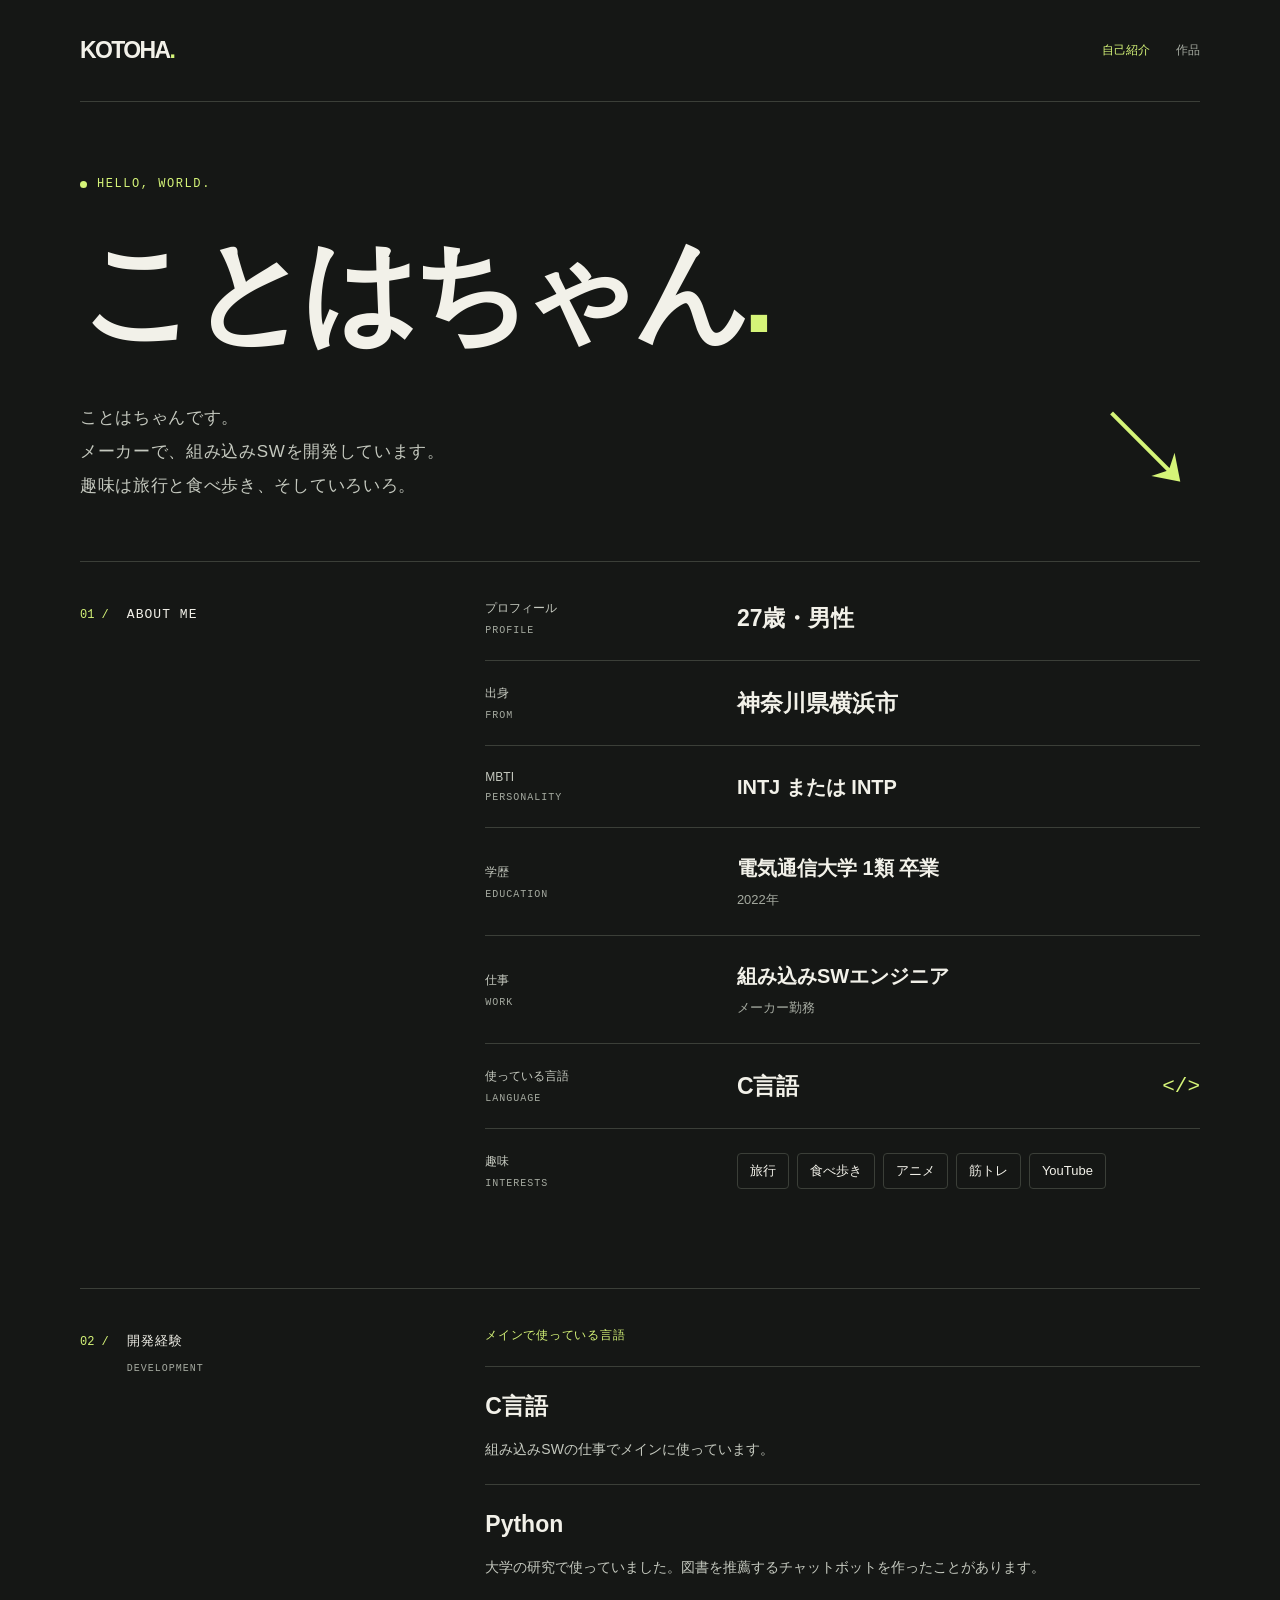
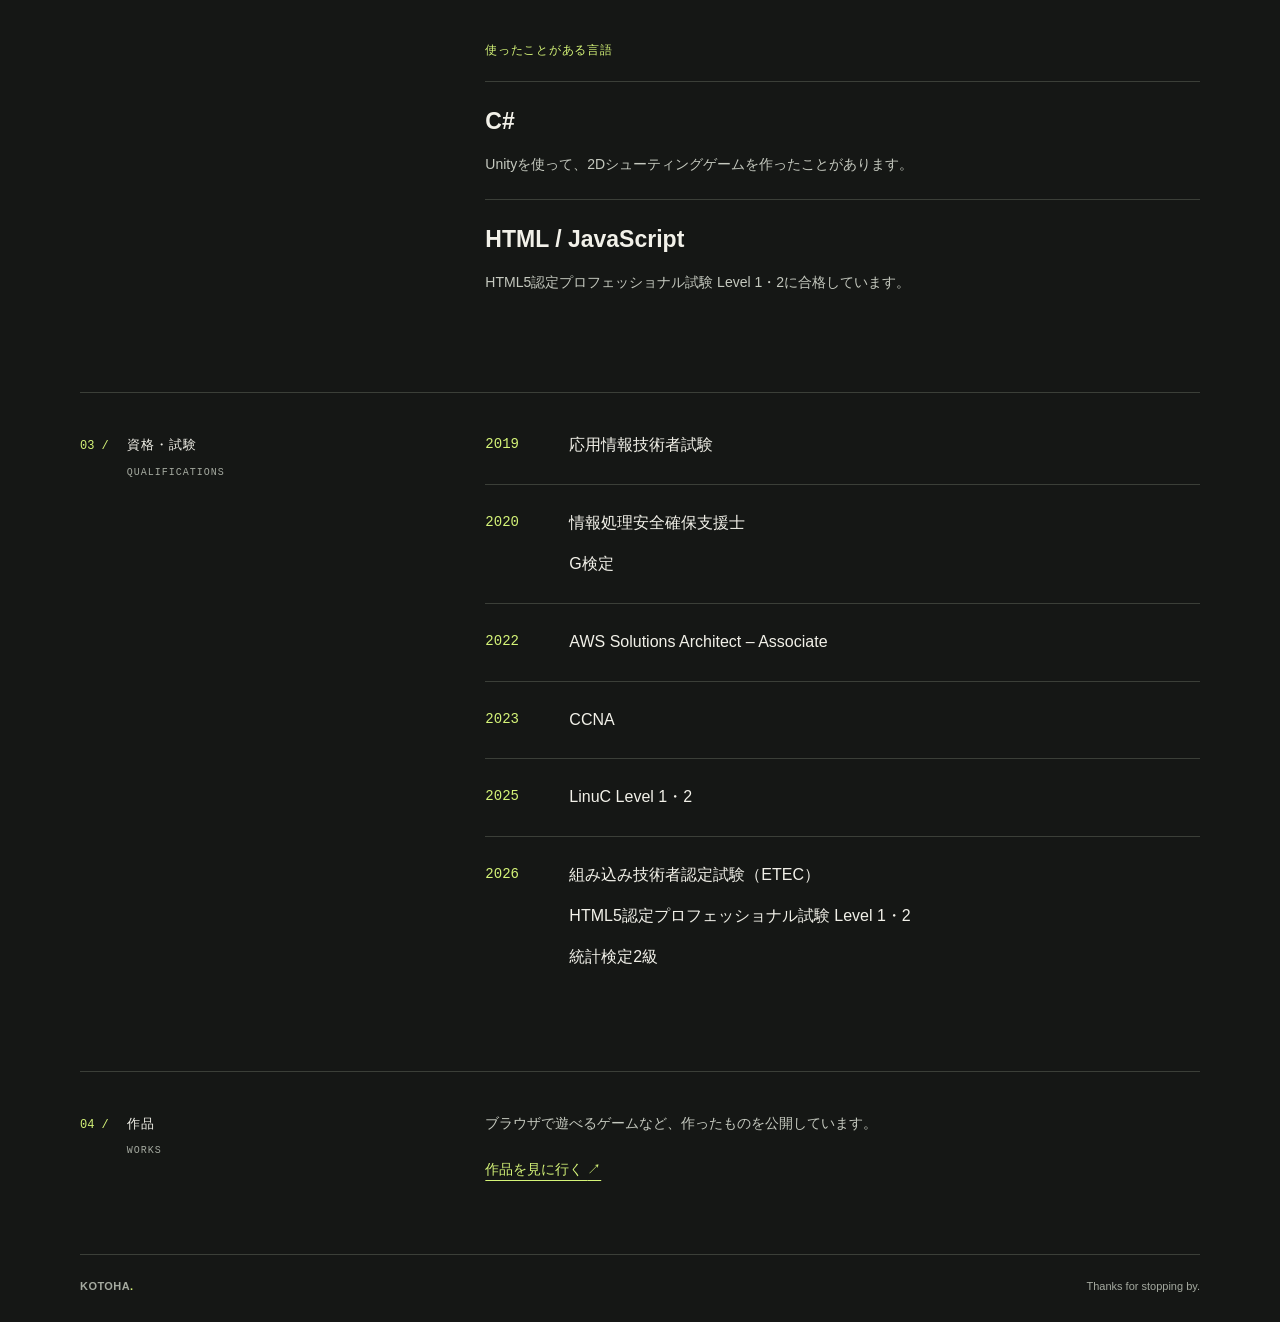
<file: index.html>
<!doctype html>
<html lang="ja">
  <head>
    <meta charset="UTF-8">
    <meta name="viewport" content="width=device-width, initial-scale=1">
    <meta name="description" content="横浜市出身、27歳のことはちゃん。メーカー勤務の組み込みSWエンジニアです。趣味は旅行・食べ歩き・アニメ・筋トレ・YouTube。">
    <meta name="theme-color" content="#151715">
    <title>ことはちゃん | Profile</title>
    <link rel="stylesheet" href="./style.css?v=4">
  </head>
  <body>
    <a class="skip-link" href="#main">本文へ移動</a>
    <div class="page">
      <header class="header">
        <a class="wordmark" href="./" aria-label="ことはちゃん ホーム">KOTOHA<span class="dot" aria-hidden="true">.</span></a>
        <nav class="site-nav" aria-label="メインナビゲーション"><a href="./" aria-current="page">自己紹介</a><a href="./works/">作品</a></nav>
      </header>

      <main id="main">
        <section class="hero" aria-labelledby="name">
          <p class="eyebrow"><span class="status-dot" aria-hidden="true"></span> HELLO, WORLD.</p>
          <h1 id="name">ことは<span class="name-ending">ちゃん<span class="dot">.</span></span></h1>
          <div class="hero-bottom">
            <p class="intro">ことはちゃんです。<br>メーカーで、組み込みSWを開発しています。<br>趣味は旅行と食べ歩き、そしていろいろ。</p>
            <div class="hero-symbol" aria-hidden="true">↘</div>
          </div>
        </section>

        <section class="about" aria-labelledby="about-title">
          <div class="section-heading">
            <span class="section-number" aria-hidden="true">01 /</span>
            <h2 id="about-title">ABOUT ME</h2>
          </div>
          <dl class="details">
            <div class="detail-row">
              <dt>プロフィール<span>PROFILE</span></dt>
              <dd>27歳・男性</dd>
            </div>
            <div class="detail-row">
              <dt>出身<span>FROM</span></dt>
              <dd>神奈川県横浜市</dd>
            </div>
            <div class="detail-row">
              <dt>MBTI<span>PERSONALITY</span></dt>
              <dd class="detail-copy">INTJ または INTP</dd>
            </div>
            <div class="detail-row">
              <dt>学歴<span>EDUCATION</span></dt>
              <dd class="detail-copy">電気通信大学 1類 卒業<span class="detail-note">2022年</span></dd>
            </div>
            <div class="detail-row">
              <dt>仕事<span>WORK</span></dt>
              <dd class="detail-copy">組み込みSWエンジニア<span class="detail-note">メーカー勤務</span></dd>
            </div>
            <div class="detail-row">
              <dt>使っている言語<span>LANGUAGE</span></dt>
              <dd>C言語<span class="detail-mark" aria-hidden="true">&lt;/&gt;</span></dd>
            </div>
            <div class="detail-row">
              <dt>趣味<span>INTERESTS</span></dt>
              <dd><ul class="interests" aria-label="趣味一覧"><li>旅行</li><li>食べ歩き</li><li>アニメ</li><li>筋トレ</li><li>YouTube</li></ul></dd>
            </div>
          </dl>
        </section>

        <section class="about" aria-labelledby="skills-title">
          <div class="section-heading">
            <span class="section-number" aria-hidden="true">02 /</span>
            <h2 id="skills-title">開発経験<span class="section-subtitle">DEVELOPMENT</span></h2>
          </div>
          <div class="experience">
            <h3 class="group-title">メインで使っている言語</h3>
            <dl class="skill-list">
              <div class="skill-item">
                <dt>C言語</dt>
                <dd>組み込みSWの仕事でメインに使っています。</dd>
              </div>
              <div class="skill-item">
                <dt>Python</dt>
                <dd>大学の研究で使っていました。図書を推薦するチャットボットを作ったことがあります。</dd>
              </div>
            </dl>
            <h3 class="group-title">使ったことがある言語</h3>
            <dl class="skill-list">
              <div class="skill-item">
                <dt>C#</dt>
                <dd>Unityを使って、2Dシューティングゲームを作ったことがあります。</dd>
              </div>
              <div class="skill-item">
                <dt>HTML / JavaScript</dt>
                <dd>HTML5認定プロフェッショナル試験 Level 1・2に合格しています。</dd>
              </div>
            </dl>
          </div>
        </section>

        <section class="about" aria-labelledby="qualifications-title">
          <div class="section-heading">
            <span class="section-number" aria-hidden="true">03 /</span>
            <h2 id="qualifications-title">資格・試験<span class="section-subtitle">QUALIFICATIONS</span></h2>
          </div>
          <dl class="qualification-list">
            <div class="qualification-row"><dt>2019</dt><dd>応用情報技術者試験</dd></div>
            <div class="qualification-row"><dt>2020</dt><dd><ul><li>情報処理安全確保支援士</li><li>G検定</li></ul></dd></div>
            <div class="qualification-row"><dt>2022</dt><dd>AWS Solutions Architect – Associate</dd></div>
            <div class="qualification-row"><dt>2023</dt><dd>CCNA</dd></div>
            <div class="qualification-row"><dt>2025</dt><dd>LinuC Level 1・2</dd></div>
            <div class="qualification-row"><dt>2026</dt><dd><ul><li>組み込み技術者認定試験（ETEC）</li><li>HTML5認定プロフェッショナル試験 Level 1・2</li><li>統計検定2級</li></ul></dd></div>
          </dl>
        </section>
        <section class="about" aria-labelledby="works-title">
          <div class="section-heading"><span class="section-number" aria-hidden="true">04 /</span><h2 id="works-title">作品<span class="section-subtitle">WORKS</span></h2></div>
          <div class="works-intro"><p>ブラウザで遊べるゲームなど、作ったものを公開しています。</p><a class="text-link" href="./works/">作品を見に行く <span aria-hidden="true">↗</span></a></div>
        </section>
      </main>

      <footer class="footer">
        <span>KOTOHA<span class="dot" aria-hidden="true">.</span></span>
        <span>Thanks for stopping by.</span>
      </footer>
    </div>
  </body>
</html>
</file>
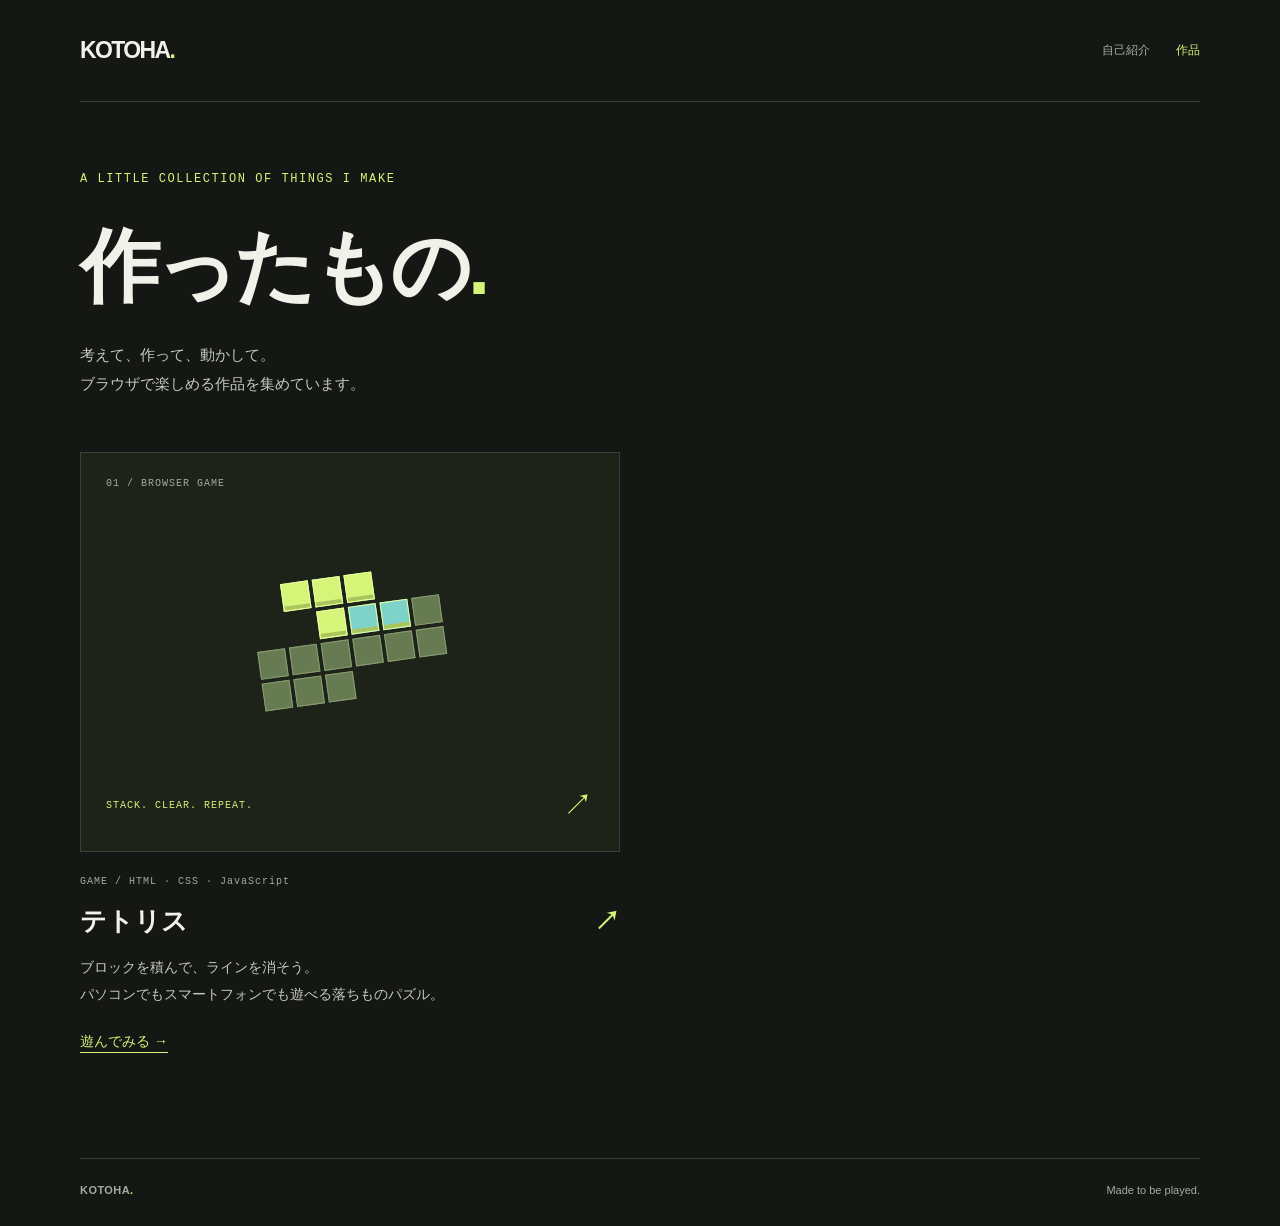
<file: works/index.html>
<!doctype html>
<html lang="ja">
<head>
  <meta charset="UTF-8">
  <meta name="viewport" content="width=device-width, initial-scale=1">
  <meta name="description" content="ことはちゃんの作品一覧。ブラウザで遊べるテトリスなど、作ったものを紹介します。">
  <meta name="theme-color" content="#151715">
  <title>作品 | ことはちゃん</title>
  <link rel="stylesheet" href="../style.css?v=4">
  <link rel="stylesheet" href="./works.css">
</head>
<body>
  <a class="skip-link" href="#main">本文へ移動</a>
  <div class="page">
    <header class="header"><a class="wordmark" href="../" aria-label="ことはちゃん ホーム">KOTOHA<span class="dot" aria-hidden="true">.</span></a><nav class="site-nav" aria-label="メインナビゲーション"><a href="../">自己紹介</a><a href="./" aria-current="page">作品</a></nav></header>
    <main id="main">
      <section class="works-heading" aria-labelledby="title">
        <p class="eyebrow">A LITTLE COLLECTION OF THINGS I MAKE</p>
        <h1 id="title">作ったもの<span class="dot">.</span></h1>
        <p class="page-description">考えて、作って、動かして。<br>ブラウザで楽しめる作品を集めています。</p>
      </section>
      <section class="work-grid" aria-label="作品一覧">
        <article class="work-card">
          <a class="work-cover" href="./tetris/" aria-label="テトリスで遊ぶ">
            <span class="cover-label">01 / BROWSER GAME</span>
            <div class="block-art" aria-hidden="true"><i></i><i></i><i></i><i></i><i></i><i></i><i></i><i></i><i></i><i></i><i></i><i></i><i></i><i></i><i></i><i></i></div>
            <span class="cover-bottom">STACK. CLEAR. REPEAT.<span class="cover-arrow" aria-hidden="true">↗</span></span>
          </a>
          <div class="work-info"><p class="work-category">GAME / HTML · CSS · JavaScript</p><h2><a href="./tetris/">テトリス <span aria-hidden="true">↗</span></a></h2><p>ブロックを積んで、ラインを消そう。<br>パソコンでもスマートフォンでも遊べる落ちものパズル。</p><a class="text-link" href="./tetris/">遊んでみる <span aria-hidden="true">→</span></a></div>
        </article>
      </section>
    </main>
    <footer class="footer"><span>KOTOHA<span class="dot" aria-hidden="true">.</span></span><span>Made to be played.</span></footer>
  </div>
</body>
</html>
</file>
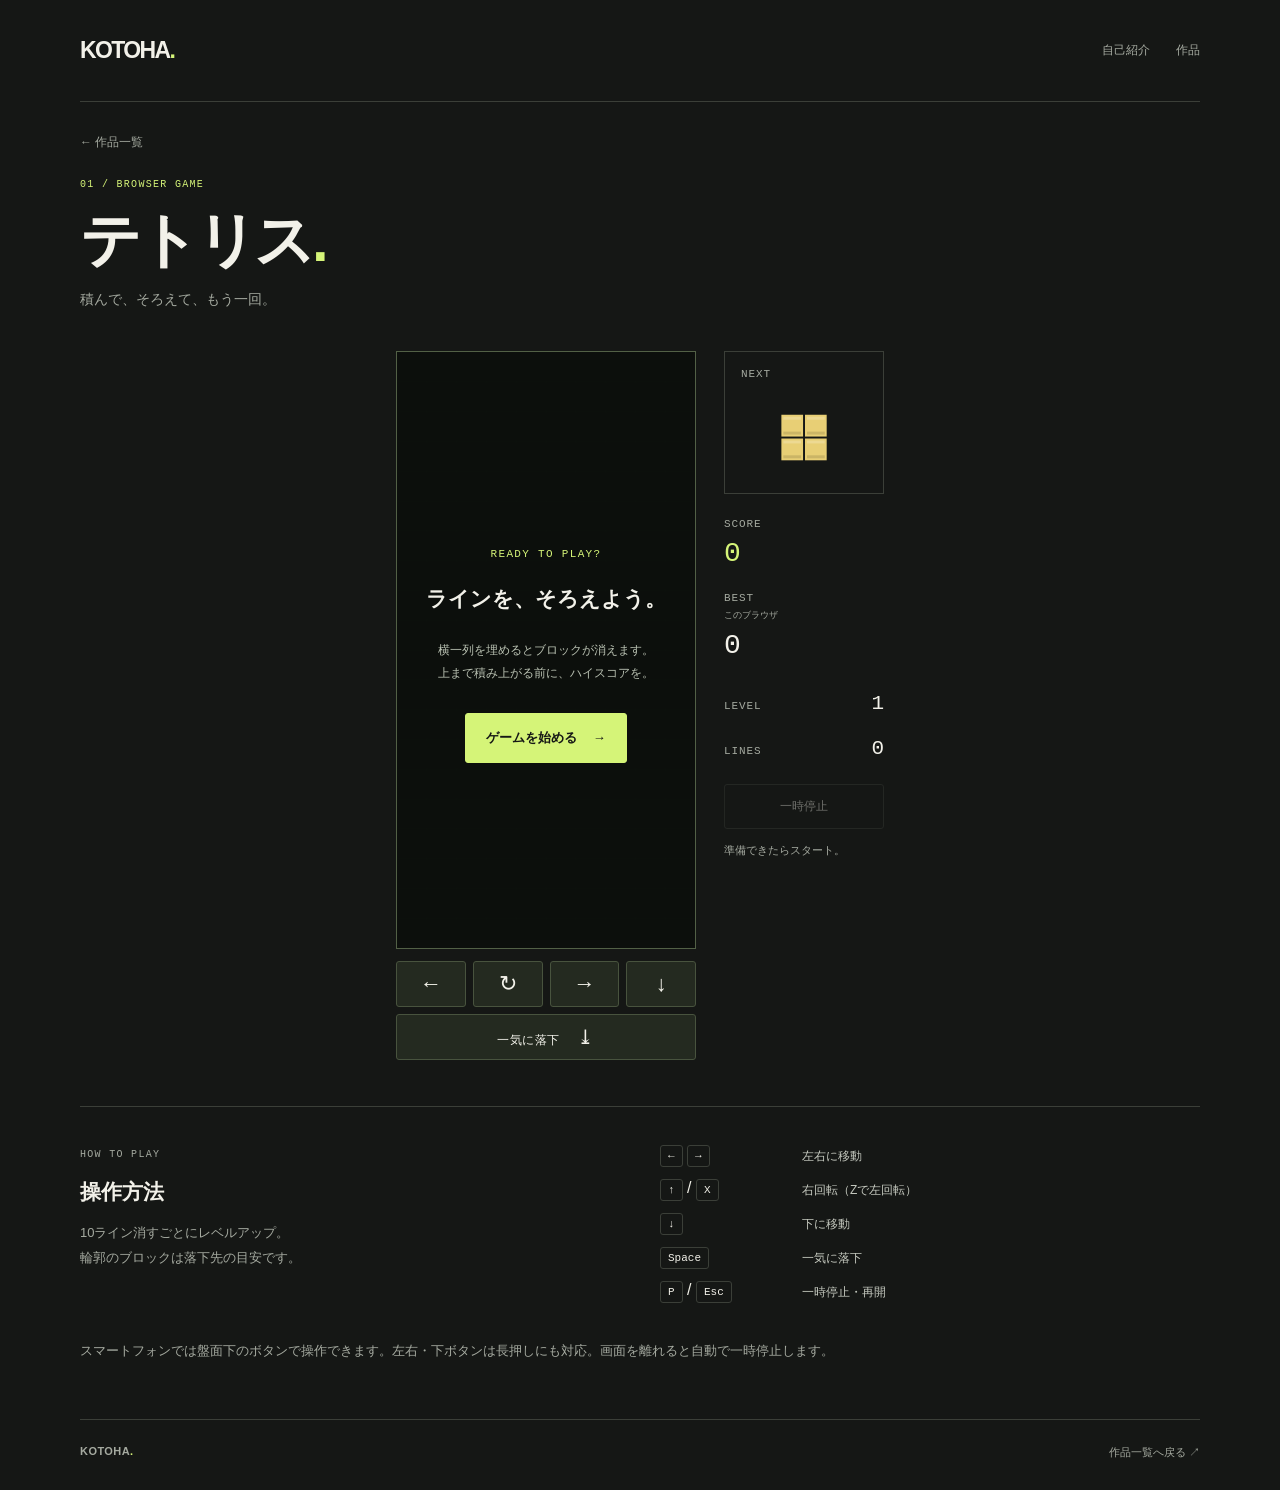
<file: works/tetris/index.html>
<!doctype html>
<html lang="ja">
<head>
  <meta charset="UTF-8">
  <meta name="viewport" content="width=device-width, initial-scale=1">
  <meta name="description" content="ブラウザで遊べるテトリス。ブロックを回して積み、横一列をそろえよう。キーボード・タッチ操作に対応。">
  <meta name="theme-color" content="#151715">
  <title>テトリス | ことはちゃんの作品</title>
  <link rel="stylesheet" href="../../style.css?v=4">
  <link rel="stylesheet" href="./game.css">
  <script type="module" src="./game.js"></script>
</head>
<body>
  <a class="skip-link" href="#main">本文へ移動</a>
  <div class="page game-page">
    <header class="header"><a class="wordmark" href="../../" aria-label="ことはちゃん ホーム">KOTOHA<span class="dot" aria-hidden="true">.</span></a><nav class="site-nav" aria-label="メインナビゲーション"><a href="../../">自己紹介</a><a href="../">作品</a></nav></header>
    <main id="main">
      <div class="game-heading"><a class="back-link" href="../">← 作品一覧</a><p class="eyebrow">01 / BROWSER GAME</p><h1>テトリス<span class="dot">.</span></h1><p>積んで、そろえて、もう一回。</p></div>
      <section class="game-layout" aria-label="テトリスゲーム">
        <div class="play-column">
          <div class="board-shell">
            <canvas id="board" width="300" height="600" tabindex="0" aria-label="テトリスの盤面。矢印キーで移動、上矢印で回転、スペースで一気に落下。">このゲームにはCanvasに対応したブラウザが必要です。</canvas>
            <div class="game-overlay" id="overlay">
              <p class="overlay-kicker" id="overlay-kicker">READY TO PLAY?</p><h2 id="overlay-title">ラインを、そろえよう。</h2><p id="overlay-description">横一列を埋めるとブロックが消えます。<br>上まで積み上がる前に、ハイスコアを。</p><button type="button" class="primary-button" id="start">ゲームを始める <span aria-hidden="true">→</span></button>
            </div>
          </div>
          <div class="touch-controls" aria-label="ゲーム操作">
            <button type="button" data-action="left" aria-label="左に移動">←</button><button type="button" data-action="rotate" aria-label="右回転">↻</button><button type="button" data-action="right" aria-label="右に移動">→</button><button type="button" data-action="down" aria-label="下に移動">↓</button><button type="button" data-action="drop" class="drop-button">一気に落下 <span aria-hidden="true">⤓</span></button>
          </div>
        </div>
        <aside class="game-sidebar" aria-label="ゲーム情報">
          <div class="next-panel"><h2>NEXT</h2><canvas id="next" width="144" height="96" aria-label="次のブロック"></canvas></div>
          <dl class="stats"><div><dt>SCORE</dt><dd id="score">0</dd></div><div><dt>BEST <span>このブラウザ</span></dt><dd id="best">0</dd></div><div class="small-stat"><dt>LEVEL</dt><dd id="level">1</dd></div><div class="small-stat"><dt>LINES</dt><dd id="lines">0</dd></div></dl>
          <button type="button" class="secondary-button" id="pause" disabled>一時停止</button>
          <p class="game-message" id="message" role="status" aria-live="polite">準備できたらスタート。</p>
        </aside>
      </section>
      <section class="instructions" aria-labelledby="controls-title"><div><p class="eyebrow">HOW TO PLAY</p><h2 id="controls-title">操作方法</h2><p>10ライン消すごとにレベルアップ。<br>輪郭のブロックは落下先の目安です。</p></div><dl><div><dt><kbd>←</kbd> <kbd>→</kbd></dt><dd>左右に移動</dd></div><div><dt><kbd>↑</kbd> / <kbd>X</kbd></dt><dd>右回転（Zで左回転）</dd></div><div><dt><kbd>↓</kbd></dt><dd>下に移動</dd></div><div><dt><kbd>Space</kbd></dt><dd>一気に落下</dd></div><div><dt><kbd>P</kbd> / <kbd>Esc</kbd></dt><dd>一時停止・再開</dd></div></dl><p class="touch-note">スマートフォンでは盤面下のボタンで操作できます。左右・下ボタンは長押しにも対応。画面を離れると自動で一時停止します。</p></section>
      <noscript><p class="noscript">ゲームを遊ぶには、ブラウザのJavaScriptを有効にしてください。</p></noscript>
    </main>
    <footer class="footer"><span>KOTOHA<span class="dot" aria-hidden="true">.</span></span><a href="../">作品一覧へ戻る ↗</a></footer>
  </div>
</body>
</html>
</file>
<file: style.css>
:root {
  color-scheme: dark;
  --background: #151715;
  --text: #f2f1e9;
  --muted: #a5aaa0;
  --accent: #d5f478;
  --line: #3b3f38;
}

* { box-sizing: border-box; }
html { -webkit-text-size-adjust: 100%; }
body {
  margin: 0;
  background: var(--background);
  color: var(--text);
  font-family: "Helvetica Neue", Arial, "Hiragino Kaku Gothic ProN", "Yu Gothic", Meiryo, sans-serif;
  -webkit-font-smoothing: antialiased;
}
::selection { background: var(--accent); color: var(--background); }
a { color: inherit; }
a:focus-visible { outline: 2px solid var(--accent); outline-offset: 6px; }
.site-nav { display: flex; gap: 26px; font-size: 12px; }
.site-nav a { color: var(--muted); text-decoration: none; padding: 8px 0; }
.site-nav a:hover, .site-nav a[aria-current="page"] { color: var(--accent); }
.works-intro p { margin: 0 0 24px; color: #c5c9bf; font-size: 14px; line-height: 1.9; }
.text-link { color: var(--accent); font-size: 14px; text-underline-offset: 6px; }
.skip-link { position: absolute; top: -100px; left: 20px; padding: 12px; background: var(--accent); color: var(--background); z-index: 1; }
.skip-link:focus { top: 12px; }
.page { width: min(1120px, calc(100% - 112px)); margin: 0 auto; }
.header { display: flex; align-items: center; justify-content: space-between; padding: 34px 0; border-bottom: 1px solid var(--line); }
.wordmark { text-decoration: none; font-weight: 800; font-size: 23px; letter-spacing: -.07em; }
.dot { color: var(--accent); }
.header-label, .eyebrow, .section-number, .section-heading h2, .detail-row dt span { font-family: "Courier New", monospace; }
.header-label { font-size: 11px; letter-spacing: .12em; color: var(--muted); }
.hero { padding: 75px 0 58px; }
.eyebrow { display: flex; align-items: center; gap: 10px; font-size: 12px; letter-spacing: .13em; margin: 0 0 35px; color: var(--accent); }
.status-dot { width: 7px; height: 7px; background: var(--accent); border-radius: 50%; }
h1 { font-size: clamp(64px, 9vw, 122px); font-weight: 800; line-height: 1.15; letter-spacing: -.065em; margin: 0; }
.name-ending { white-space: nowrap; }
.hero-bottom { display: flex; justify-content: space-between; align-items: flex-end; margin-top: 37px; }
.intro { font-size: 17px; line-height: 2; color: #c5c9bf; margin: 0; letter-spacing: .04em; }
.hero-symbol { color: var(--accent); font-family: Arial, sans-serif; font-size: 108px; font-weight: 300; line-height: 1; }
.about { display: grid; grid-template-columns: 1fr 2fr; gap: 48px; border-top: 1px solid var(--line); padding: 38px 0 75px; }
.section-heading { display: flex; gap: 18px; align-items: baseline; padding-top: 5px; }
.section-number { color: var(--accent); font-size: 12px; white-space: nowrap; }
.section-heading h2 { font-size: 13px; letter-spacing: .08em; font-weight: 400; margin: 0; }
.details { margin: 0; }
.detail-row { display: grid; grid-template-columns: minmax(100px, .8fr) minmax(0, 1.6fr); align-items: center; gap: 20px; padding: 0 0 24px; }
.detail-row + .detail-row { border-top: 1px solid var(--line); padding-top: 24px; }
.detail-row dt { font-size: 12px; color: #c5c9bf; }
.detail-row dt span { display: block; margin-top: 8px; color: var(--muted); font-size: 10px; letter-spacing: .1em; }
.detail-row dd { display: flex; align-items: center; justify-content: space-between; gap: 10px; font-size: 23px; margin: 0; font-weight: 600; }
.detail-mark { color: var(--accent); font-family: "Courier New", monospace; font-size: 21px; font-weight: 400; }
.detail-row dd.detail-copy { display: block; font-size: 20px; line-height: 1.6; }
.detail-note { display: block; margin-top: 6px; color: var(--muted); font-size: 13px; font-weight: 400; }
.interests { display: flex; flex-wrap: wrap; gap: 8px; list-style: none; margin: 0; padding: 0; }
.interests li { border: 1px solid var(--line); border-radius: 4px; padding: 7px 12px; font-size: 13px; line-height: 1.5; font-weight: 400; }
.section-heading h2 { line-height: 1.6; }
.section-subtitle { display: block; margin-top: 8px; color: var(--muted); font-size: 10px; letter-spacing: .1em; }
.experience, .qualification-list { min-width: 0; }
.group-title { margin: 0 0 22px; color: var(--accent); font-size: 12px; font-weight: 400; letter-spacing: .06em; }
.skill-list { margin: 0 0 40px; }
.skill-list:last-child { margin-bottom: 0; }
.skill-item { border-top: 1px solid var(--line); padding: 22px 0; }
.skill-item dt { font-size: 23px; font-weight: 600; line-height: 1.5; }
.skill-item dd { margin: 12px 0 0; color: #c5c9bf; font-size: 14px; line-height: 1.9; overflow-wrap: anywhere; }
.qualification-list { margin: 0; }
.qualification-row { display: grid; grid-template-columns: 60px minmax(0, 1fr); gap: 24px; padding: 24px 0; border-top: 1px solid var(--line); }
.qualification-row:first-child { padding-top: 0; border-top: 0; }
.qualification-row dt { color: var(--accent); font-family: "Courier New", monospace; font-size: 14px; line-height: 1.9; }
.qualification-row dd { margin: 0; font-size: 16px; line-height: 1.8; overflow-wrap: anywhere; }
.qualification-row ul { margin: 0; padding: 0; list-style: none; }
.qualification-row li + li { margin-top: 12px; }
.footer { display: flex; justify-content: space-between; gap: 20px; border-top: 1px solid var(--line); padding: 25px 0 30px; font-size: 11px; color: var(--muted); }
.footer > :first-child { font-weight: 700; letter-spacing: .04em; }
@media (min-width: 1500px) { .hero { padding-top: 100px; padding-bottom: 80px; } }
@media (max-width: 700px) {
  .page { width: calc(100% - 40px); }
  .header { padding: 24px 0; }
  .header-label { font-size: 9px; letter-spacing: .04em; }
  .hero { padding: 58px 0 40px; }
  h1 { font-size: clamp(60px, 12vw, 84px); }
  .eyebrow { margin-bottom: 28px; font-size: 11px; }
  .hero-bottom { margin-top: 28px; }
  .intro { font-size: 15px; }
  .hero-symbol { font-size: 68px; }
  .about { grid-template-columns: 1fr; gap: 30px; padding: 28px 0 45px; }
  .detail-row dd { font-size: 21px; }
  .detail-row { grid-template-columns: 100px minmax(0, 1fr); gap: 16px; }
  .detail-row dd.detail-copy { font-size: 17px; }
  .qualification-row { grid-template-columns: 48px minmax(0, 1fr); gap: 16px; }
  .qualification-row dd { font-size: 14px; }
  .skill-item dt { font-size: 21px; }
  .footer { font-size: 10px; }
}
@media (max-width: 380px) {
  .detail-row { grid-template-columns: 1fr; gap: 14px; }
  .intro { font-size: 14px; letter-spacing: 0; }
  .hero-symbol { font-size: 44px; }
}
</file>
<file: works/works.css>
.works-heading { padding: 70px 0 54px; }
.works-heading h1 { font-size: clamp(44px, 7vw, 80px); letter-spacing: -.05em; }
.page-description { color: #c5c9bf; font-size: 15px; line-height: 1.9; margin: 28px 0 0; }
.work-grid { display: grid; grid-template-columns: repeat(2, minmax(0, 1fr)); gap: 40px; padding-bottom: 85px; }
.work-card { min-width: 0; }
.work-cover { display: flex; flex-direction: column; justify-content: space-between; aspect-ratio: 1.35; padding: 25px; text-decoration: none; border: 1px solid var(--line); background: #1e231a; overflow: hidden; transition: border-color .2s; }
.work-cover:hover { border-color: var(--accent); }
.cover-label, .cover-bottom, .work-category { font-family: "Courier New", monospace; font-size: 10px; letter-spacing: .1em; }
.cover-label { color: var(--muted); }
.cover-bottom { display: flex; justify-content: space-between; align-items: center; color: var(--accent); }
.cover-arrow { font-size: 30px; }
.block-art { display: grid; grid-template-columns: repeat(6, 28px); grid-template-rows: repeat(4, 28px); gap: 4px; margin: 20px auto; transform: rotate(-8deg); }
.block-art i { background: var(--accent); border: 1px solid #e6ffa2; box-shadow: inset 0 -4px #a9c55b; }
.block-art i:nth-child(1) { grid-column: 2; }.block-art i:nth-child(2) { grid-column: 3; }.block-art i:nth-child(3) { grid-column: 4; }
.block-art i:nth-child(4) { grid-column: 3; }.block-art i:nth-child(5) { grid-column: 4; background: #7dd3c7; }.block-art i:nth-child(6) { grid-column: 5; background: #7dd3c7; }
.block-art i:nth-child(n+7) { background: #677b52; border-color: #899d73; box-shadow: none; }
.work-info { padding: 22px 0; }
.work-category { color: var(--muted); margin: 0 0 14px; line-height: 1.6; }
.work-info h2 { font-size: 26px; margin: 0 0 15px; }
.work-info h2 a { text-decoration: none; display: flex; justify-content: space-between; }
.work-info h2 a span { color: var(--accent); }
.work-info > p:not(.work-category) { color: #c5c9bf; font-size: 14px; line-height: 1.9; margin: 0 0 25px; }
@media (max-width: 700px) { .works-heading { padding: 50px 0 40px; }.work-grid { grid-template-columns: 1fr; gap: 30px; padding-bottom: 45px; }.block-art { grid-template-columns: repeat(6, 25px); grid-template-rows: repeat(4, 25px); } }
@media (prefers-reduced-motion: reduce) { .work-cover { transition: none; } }
</file>
<file: works/tetris/game.css>
button { font: inherit; cursor: pointer; }
button:focus-visible, canvas:focus-visible { outline: 2px solid var(--accent); outline-offset: 4px; }
button:disabled { opacity: .4; cursor: default; }
.game-heading { padding: 30px 0 32px; }
.back-link { color: var(--muted); font-size: 12px; text-decoration: none; }
.back-link:hover { color: var(--accent); }
.game-heading .eyebrow { margin: 28px 0 16px; font-size: 10px; }
.game-heading h1 { font-size: clamp(38px, 5vw, 60px); letter-spacing: -.05em; }
.game-heading > p:last-child { margin: 16px 0 0; font-size: 14px; color: var(--muted); }
.game-layout { display: grid; grid-template-columns: minmax(0, 300px) 160px; gap: 28px; justify-content: center; padding: 10px 0 46px; }
.play-column { min-width: 0; }
.board-shell { position: relative; border: 1px solid #526046; background: #0d100d; }
#board { display: block; width: 100%; height: auto; aspect-ratio: 1 / 2; scroll-margin-top: 16px; }
.game-overlay { position: absolute; inset: 0; display: flex; flex-direction: column; align-items: center; justify-content: center; padding: 18px; text-align: center; background: #0d100deb; }
.game-overlay[hidden] { display: none; }
.overlay-kicker { color: var(--accent); font-family: "Courier New", monospace; font-size: 11px; letter-spacing: .12em; }
.game-overlay h2 { font-size: 21px; line-height: 1.5; margin: 12px 0; }
.game-overlay > p:not(.overlay-kicker) { font-size: 12px; line-height: 1.9; color: #b9c1b2; margin-bottom: 28px; }
.primary-button { background: var(--accent); color: #151715; border: 1px solid var(--accent); padding: 15px 20px; border-radius: 3px; font-size: 13px; font-weight: 700; }
.primary-button:hover { background: #e4ffa1; }
.primary-button span { margin-left: 12px; }
.game-sidebar { min-width: 0; }
.next-panel { border: 1px solid var(--line); padding: 16px 8px 8px; }
.next-panel h2, .stats dt { color: var(--muted); font: 11px "Courier New", monospace; letter-spacing: .08em; }
.next-panel h2 { margin: 0 8px 10px; }
#next { width: 100%; height: auto; display: block; }
.stats { margin: 24px 0; }
.stats > div { margin-bottom: 23px; }
.stats dd { margin: 8px 0 0; font: 28px "Courier New", monospace; color: var(--text); overflow-wrap: anywhere; }
.stats > div:first-child dd { color: var(--accent); }
.stats dt span { display: block; font: 9px sans-serif; margin-top: 5px; letter-spacing: 0; }
.stats .small-stat { display: flex; justify-content: space-between; align-items: baseline; margin-bottom: 14px; }
.stats .small-stat dd { font-size: 21px; }
.secondary-button { border: 1px solid var(--line); background: transparent; color: var(--text); padding: 13px 8px; font-size: 12px; width: 100%; border-radius: 3px; }
.secondary-button:hover:not(:disabled) { border-color: var(--accent); color: var(--accent); }
.game-message { font-size: 11px; line-height: 1.9; color: var(--muted); min-height: 42px; }
.touch-controls { display: grid; grid-template-columns: repeat(4, 1fr); gap: 7px; margin-top: 12px; }
.touch-controls button { color: var(--text); background: #242a20; border: 1px solid #48533e; min-height: 46px; font-size: 22px; border-radius: 3px; touch-action: none; user-select: none; -webkit-user-select: none; -webkit-touch-callout: none; }
.touch-controls button:active { background: var(--accent); color: #151715; }
.touch-controls .drop-button { grid-column: 1 / -1; font-size: 12px; letter-spacing: .04em; }
.drop-button span { margin-left: 14px; font-size: 20px; }
.instructions { border-top: 1px solid var(--line); padding: 38px 0 55px; display: grid; grid-template-columns: 1fr 1fr; gap: 24px 40px; }
.instructions .eyebrow { font-size: 10px; margin: 0 0 14px; }
.instructions h2 { margin: 0 0 15px; font-size: 21px; }
.instructions p { font-size: 13px; line-height: 1.9; color: var(--muted); }
.instructions dl { margin: 0; }
.instructions dl > div { display: grid; grid-template-columns: 130px 1fr; gap: 12px; margin: 0 0 12px; align-items: center; }
.instructions dd { margin: 0; font-size: 12px; color: #c5c9bf; }
kbd { display: inline-block; padding: 4px 7px; border: 1px solid var(--line); border-radius: 3px; font: 11px "Courier New", monospace; }
.touch-note { grid-column: 1 / -1; margin: 0; }
.noscript { color: var(--accent); }
.footer a { text-decoration: none; }
@media (max-width: 600px) {
  .game-page { width: calc(100% - 32px); }
  .game-heading { padding-top: 24px; }
  .game-layout { grid-template-columns: minmax(0, 1fr) 95px; gap: 12px; max-width: 440px; margin: auto; }
  .next-panel { padding: 12px 4px 6px; }
  .next-panel h2 { font-size: 10px; margin-left: 6px; }
  .stats dd { font-size: 22px; }
  .stats { margin: 20px 0; }
  .stats dt { font-size: 10px; }
  .stats .small-stat dd { font-size: 18px; }
  .game-overlay { padding: 12px; }
  .game-overlay h2 { font-size: 17px; }
  .game-overlay > p:not(.overlay-kicker) { font-size: 11px; margin-bottom: 20px; }
  .primary-button { font-size: 12px; padding: 13px 10px; }
  .primary-button span { margin-left: 4px; }
  .instructions { grid-template-columns: 1fr; }
  .instructions dl > div { grid-template-columns: 125px 1fr; }
}
</file>
